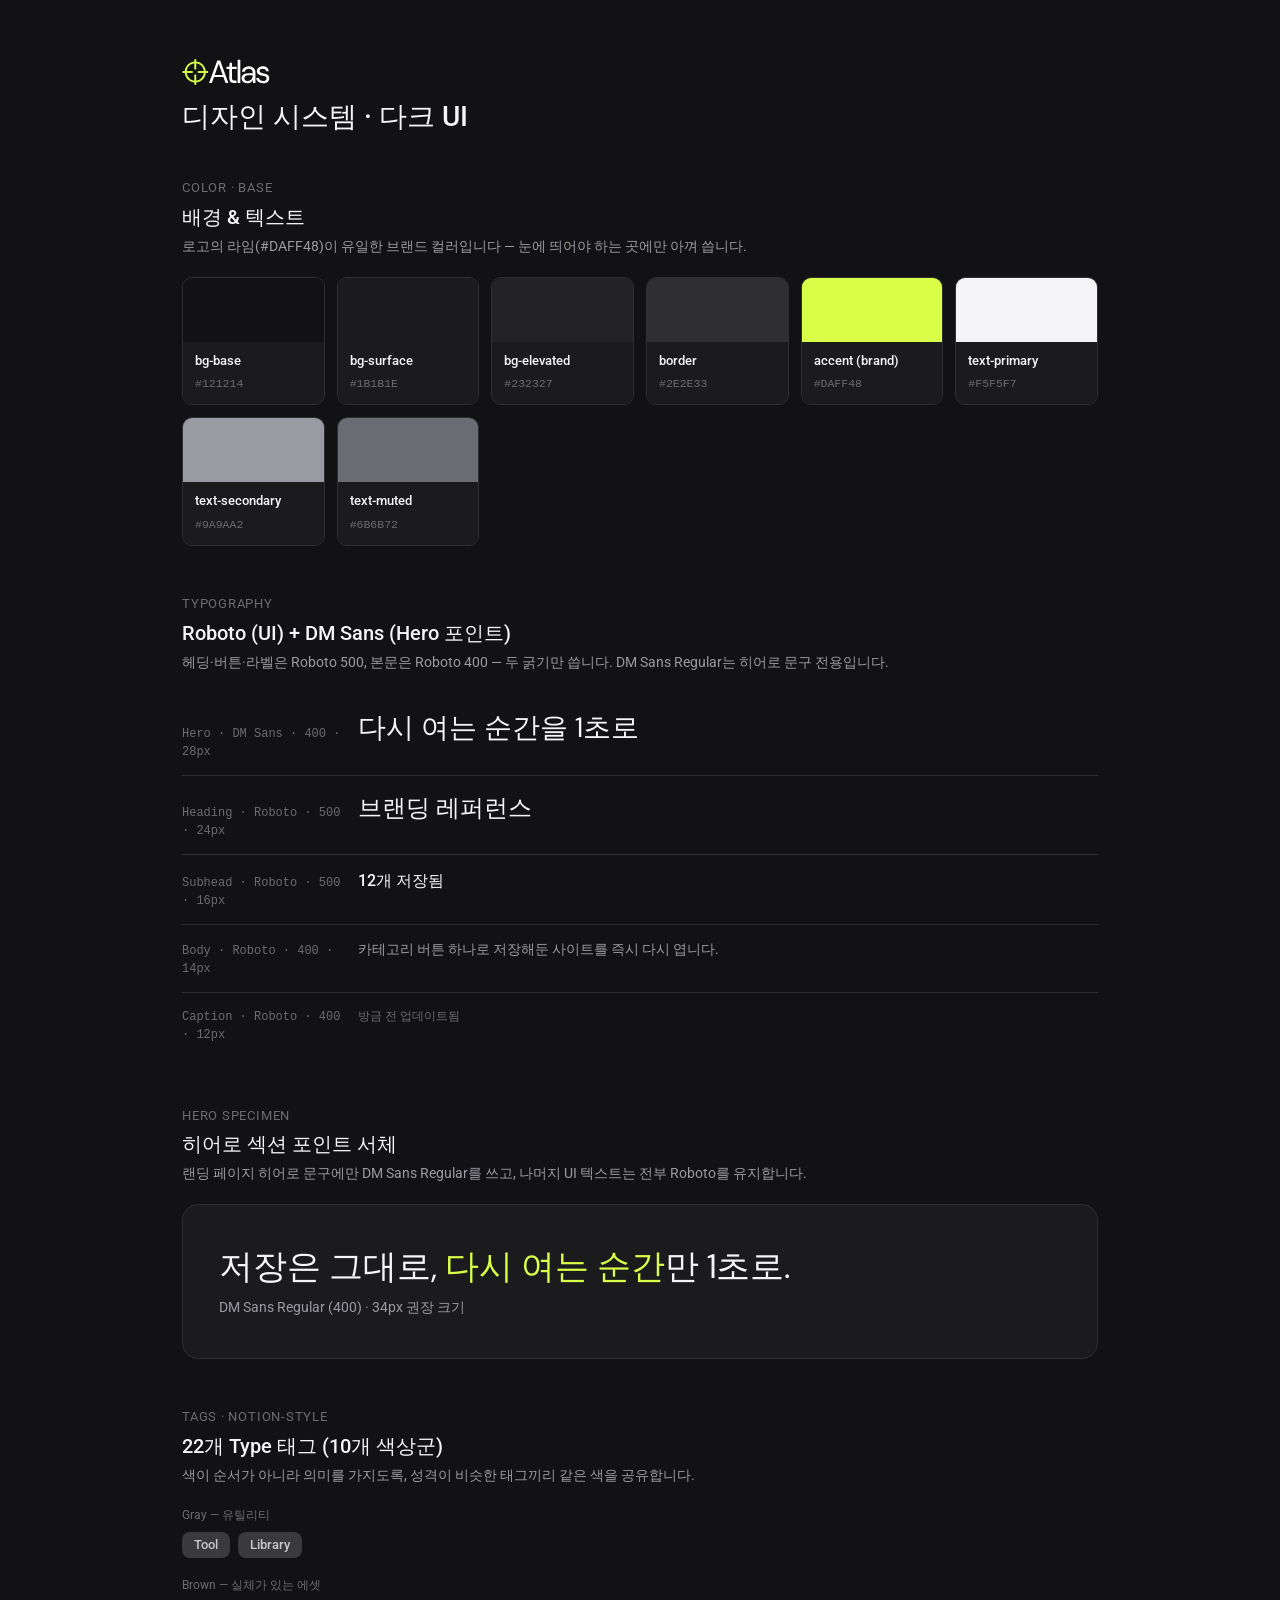
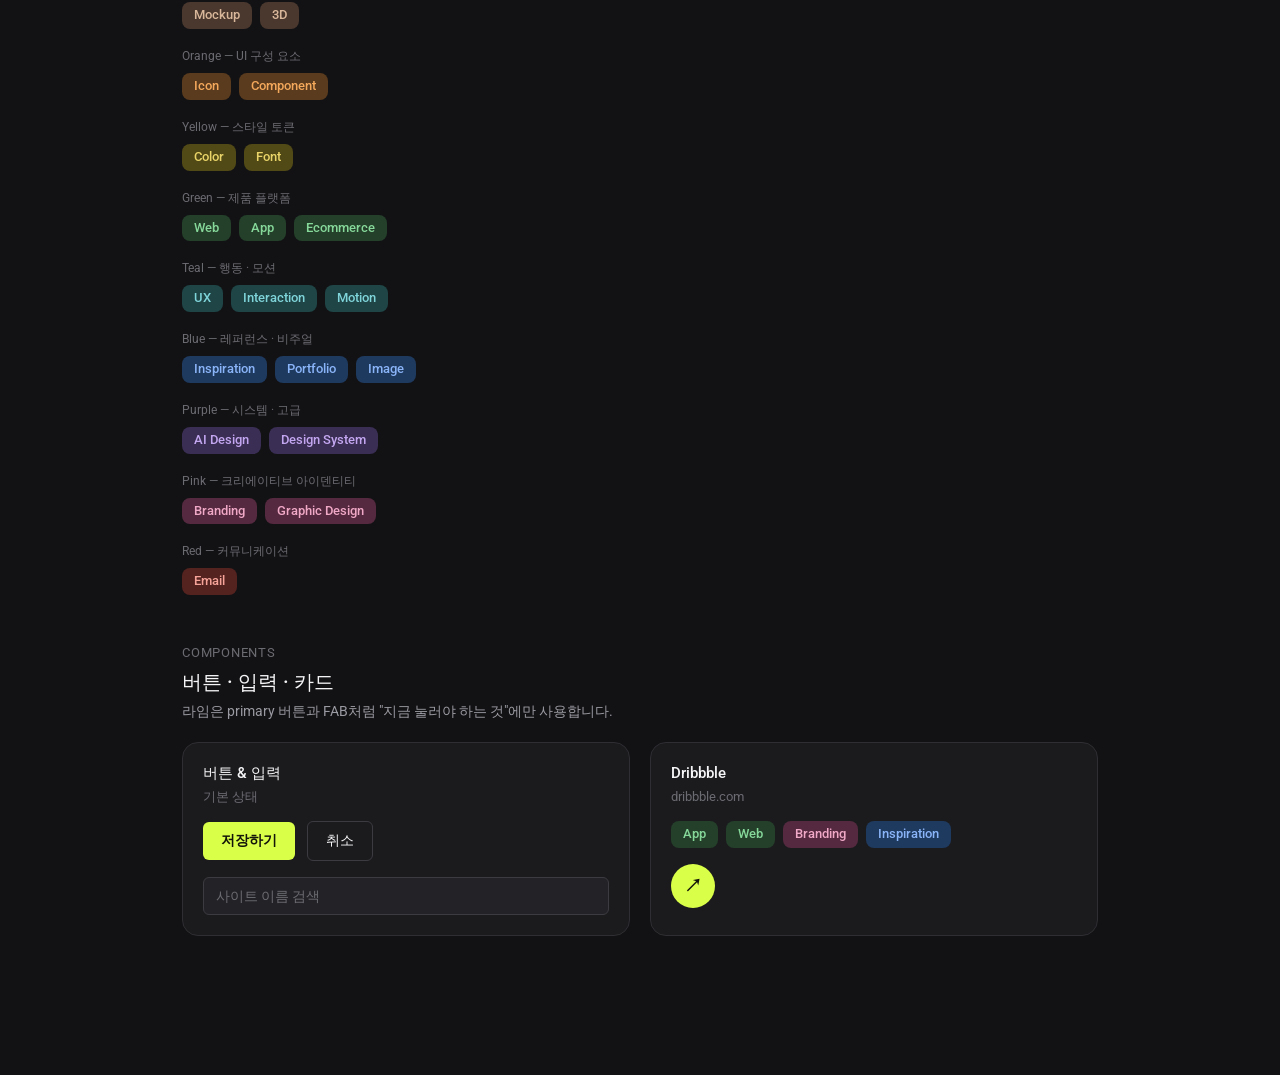
<file: atlas-design-system.html>
<!DOCTYPE html>
<html lang="ko">
<head>
<meta charset="UTF-8" />
<title>Atlas Design System</title>
<link rel="preconnect" href="https://fonts.googleapis.com">
<link rel="preconnect" href="https://fonts.gstatic.com" crossorigin>
<link href="https://fonts.googleapis.com/css2?family=Roboto:wght@400;500;700&family=DM+Sans:wght@400&display=swap" rel="stylesheet">
<style>
  :root {
    --bg-base: #121214;
    --bg-surface: #1B1B1E;
    --bg-elevated: #232327;
    --border: #2E2E33;
    --border-strong: #3B3B41;
    --text-primary: #F5F5F7;
    --text-secondary: #9A9AA2;
    --text-muted: #6B6B72;
    --accent: #DAFF48;
    --accent-text: #14150A;
    --font-ui: 'Roboto', sans-serif;
    --font-hero: 'DM Sans', sans-serif;
    --radius-sm: 6px;
    --radius-md: 10px;
    --radius-lg: 16px;
    --radius-tag: 8px;
  }
  * { box-sizing: border-box; }
  body {
    margin: 0;
    background: var(--bg-base);
    color: var(--text-primary);
    font-family: var(--font-ui);
    line-height: 1.5;
  }
  .wrap { max-width: 980px; margin: 0 auto; padding: 56px 32px 96px; }
  header.top { display: flex; align-items: center; gap: 16px; margin-bottom: 8px; }
  header.top svg { height: 32px; width: auto; }
  .kicker { color: var(--text-muted); font-size: 13px; letter-spacing: 0.06em; text-transform: uppercase; margin: 40px 0 4px; }
  h1 { font-size: 28px; font-weight: 500; margin: 0 0 40px; color: var(--text-primary); }
  h2 { font-size: 20px; font-weight: 500; margin: 0 0 4px; }
  p.desc { color: var(--text-secondary); font-size: 14px; margin: 0 0 20px; }
  section { margin-bottom: 48px; }

  .hero {
    background: var(--bg-surface); border: 1px solid var(--border);
    border-radius: var(--radius-lg); padding: 40px 36px; margin-bottom: 12px;
  }
  .hero .hero-line {
    font-family: var(--font-hero); font-weight: 400; font-size: 34px;
    color: var(--text-primary); margin: 0 0 8px; line-height: 1.3;
  }
  .hero .hero-line .accent { color: var(--accent); }
  .hero .hero-sub { font-family: var(--font-ui); font-size: 14px; color: var(--text-secondary); margin: 0; }

  .swatch-row { display: grid; grid-template-columns: repeat(auto-fit, minmax(140px, 1fr)); gap: 12px; }
  .swatch { border: 1px solid var(--border); border-radius: var(--radius-md); overflow: hidden; }
  .swatch-fill { height: 64px; }
  .swatch-meta { padding: 10px 12px; background: var(--bg-surface); }
  .swatch-meta .name { font-size: 12.5px; font-weight: 500; display: block; }
  .swatch-meta .hex { font-size: 11.5px; color: var(--text-muted); font-family: monospace; }

  .type-row { display: flex; align-items: baseline; gap: 16px; padding: 14px 0; border-bottom: 1px solid var(--border); }
  .type-row:last-child { border-bottom: none; }
  .type-sample { flex: 1; }
  .type-label { width: 160px; color: var(--text-muted); font-size: 12px; font-family: monospace; flex-shrink: 0; }

  .tag-group-title { font-size: 12px; color: var(--text-muted); margin: 18px 0 8px; }
  .tag-row { display: flex; flex-wrap: wrap; gap: 8px; margin-bottom: 4px; }
  .tag {
    display: inline-flex; align-items: center; padding: 4px 12px;
    border-radius: var(--radius-tag); font-size: 12.5px; font-weight: 500;
  }

  .comp-grid { display: grid; grid-template-columns: 1fr 1fr; gap: 20px; }
  @media (max-width: 640px) { .comp-grid { grid-template-columns: 1fr; } }

  .card {
    background: var(--bg-surface); border: 1px solid var(--border);
    border-radius: var(--radius-lg); padding: 20px;
  }
  .card .card-title { font-weight: 500; font-size: 14.5px; margin: 0 0 4px; }
  .card .card-sub { font-size: 12.5px; color: var(--text-muted); margin: 0 0 14px; word-break: break-all; }

  .btn-primary {
    background: var(--accent); color: var(--accent-text);
    border: none; border-radius: var(--radius-sm);
    font-family: var(--font-ui); font-weight: 700; font-size: 13.5px;
    padding: 10px 18px; cursor: pointer;
  }
  .btn-secondary {
    background: transparent; color: var(--text-primary);
    border: 1px solid var(--border-strong); border-radius: var(--radius-sm);
    font-family: var(--font-ui); font-weight: 500; font-size: 13.5px;
    padding: 10px 18px; cursor: pointer; margin-left: 8px;
  }

  .fab-demo {
    width: 44px; height: 44px; border-radius: 50%;
    background: var(--accent); color: var(--accent-text);
    display: flex; align-items: center; justify-content: center;
    font-size: 18px; font-weight: 700; border: none;
  }

  .input-demo {
    width: 100%; padding: 10px 12px; border-radius: var(--radius-sm);
    background: var(--bg-elevated); border: 1px solid var(--border-strong);
    color: var(--text-primary); font-family: var(--font-ui); font-size: 13.5px;
  }
  .input-demo::placeholder { color: var(--text-muted); }
</style>
</head>
<body>
<div class="wrap">

  <header class="top">
    <svg width="140" height="50" viewBox="0 0 277 100" fill="none" xmlns="http://www.w3.org/2000/svg">
      <path d="M43 42L37 42L37 10L43 10L43 42Z" fill="#DAFF48"/>
      <path d="M43 90L37 90L37 58L43 58L43 90Z" fill="#DAFF48"/>
      <path d="M-1.66893e-06 53L-1.40666e-06 47L32 47L32 53L-1.66893e-06 53Z" fill="#DAFF48"/>
      <path d="M48 53L48 47L80 47L80 53L48 53Z" fill="#DAFF48"/>
      <path d="M67 50C67 35.0883 54.9117 23 40 23C25.0883 23 13 35.0883 13 50C13 64.9117 25.0883 77 40 77V83C21.7746 83 7 68.2254 7 50C7 31.7746 21.7746 17 40 17C58.2254 17 73 31.7746 73 50C73 68.2254 58.2254 83 40 83V77C54.9117 77 67 64.9117 67 50Z" fill="#DAFF48"/>
      <path d="M83 84L108.8 14H117.7L143.4 84H134.5L113.2 24.5L91.8 84H83ZM94.8 66L97.2 59.2H128.9L131.3 66H94.8ZM161.007 84C158.007 84 155.407 83.5333 153.207 82.6C151.007 81.6667 149.307 80.1 148.107 77.9C146.974 75.6333 146.407 72.6 146.407 68.8V40.7H137.607V33.6H146.407L147.507 21.4H154.807V33.6H169.407V40.7H154.807V68.8C154.807 71.9333 155.44 74.0667 156.707 75.2C157.974 76.2667 160.207 76.8 163.407 76.8H168.807V84H161.007ZM172.367 84V12H180.767V84H172.367ZM203.033 85.2C198.966 85.2 195.566 84.5 192.833 83.1C190.099 81.6333 188.066 79.7333 186.733 77.4C185.399 75 184.733 72.4 184.733 69.6C184.733 66.2 185.599 63.3333 187.333 61C189.133 58.6 191.633 56.8 194.833 55.6C198.099 54.3333 201.933 53.7 206.333 53.7H219.633C219.633 50.5667 219.133 47.9667 218.133 45.9C217.199 43.7667 215.799 42.1667 213.933 41.1C212.133 40.0333 209.866 39.5 207.133 39.5C203.933 39.5 201.166 40.3 198.833 41.9C196.499 43.5 195.066 45.8667 194.533 49H185.933C186.333 45.4 187.533 42.4 189.533 40C191.599 37.5333 194.199 35.6667 197.333 34.4C200.466 33.0667 203.733 32.4 207.133 32.4C211.799 32.4 215.666 33.2667 218.733 35C221.866 36.6667 224.199 39.0333 225.733 42.1C227.266 45.1 228.033 48.6667 228.033 52.8V84H220.533L220.033 75.1C219.366 76.5 218.499 77.8333 217.433 79.1C216.433 80.3 215.233 81.3667 213.833 82.3C212.433 83.1667 210.833 83.8667 209.033 84.4C207.299 84.9333 205.299 85.2 203.033 85.2ZM204.333 78.1C206.666 78.1 208.766 77.6333 210.633 76.7C212.566 75.7 214.199 74.3667 215.533 72.7C216.866 70.9667 217.866 69.0667 218.533 67C219.266 64.9333 219.633 62.7667 219.633 60.5V60.2H207.033C203.766 60.2 201.133 60.6 199.133 61.4C197.133 62.1333 195.699 63.2 194.833 64.6C193.966 65.9333 193.533 67.4667 193.533 69.2C193.533 71 193.933 72.5667 194.733 73.9C195.599 75.2333 196.833 76.2667 198.433 77C200.099 77.7333 202.066 78.1 204.333 78.1ZM252.027 85.2C247.827 85.2 244.161 84.5 241.027 83.1C237.961 81.7 235.494 79.7667 233.627 77.3C231.827 74.7667 230.727 71.8 230.327 68.4H238.927C239.261 70.1333 239.961 71.7333 241.027 73.2C242.094 74.6667 243.527 75.8667 245.327 76.8C247.194 77.6667 249.461 78.1 252.127 78.1C254.461 78.1 256.394 77.7667 257.927 77.1C259.461 76.3667 260.594 75.4 261.327 74.2C262.127 73 262.527 71.7 262.527 70.3C262.527 68.2333 262.027 66.6667 261.027 65.6C260.094 64.5333 258.694 63.7 256.827 63.1C254.961 62.4333 252.694 61.8667 250.027 61.4C247.827 61 245.661 60.4667 243.527 59.8C241.394 59.1333 239.494 58.2667 237.827 57.2C236.161 56.0667 234.827 54.7 233.827 53.1C232.894 51.5 232.427 49.5333 232.427 47.2C232.427 44.3333 233.161 41.8 234.627 39.6C236.094 37.3333 238.194 35.5667 240.927 34.3C243.727 33.0333 246.961 32.4 250.627 32.4C256.027 32.4 260.394 33.7 263.727 36.3C267.061 38.9 269.027 42.6667 269.627 47.6H261.327C260.994 45.0667 259.894 43.1 258.027 41.7C256.227 40.2333 253.727 39.5 250.527 39.5C247.394 39.5 244.994 40.1333 243.327 41.4C241.727 42.6667 240.927 44.3333 240.927 46.4C240.927 47.7333 241.361 48.9333 242.227 50C243.161 51 244.494 51.8667 246.227 52.6C248.027 53.3333 250.227 53.9333 252.827 54.4C256.161 55 259.194 55.8 261.927 56.8C264.661 57.8 266.861 59.3 268.527 61.3C270.261 63.2333 271.127 66 271.127 69.6C271.127 72.7333 270.327 75.4667 268.727 77.8C267.194 80.1333 264.994 81.9667 262.127 83.3C259.261 84.5667 255.894 85.2 252.027 85.2Z" fill="white"/>
    </svg>
  </header>
  <h1>디자인 시스템 · 다크 UI</h1>

  <section>
    <div class="kicker">Color · Base</div>
    <h2>배경 &amp; 텍스트</h2>
    <p class="desc">로고의 라임(#DAFF48)이 유일한 브랜드 컬러입니다 — 눈에 띄어야 하는 곳에만 아껴 씁니다.</p>
    <div class="swatch-row">
      <div class="swatch"><div class="swatch-fill" style="background:#121214"></div><div class="swatch-meta"><span class="name">bg-base</span><span class="hex">#121214</span></div></div>
      <div class="swatch"><div class="swatch-fill" style="background:#1B1B1E"></div><div class="swatch-meta"><span class="name">bg-surface</span><span class="hex">#1B1B1E</span></div></div>
      <div class="swatch"><div class="swatch-fill" style="background:#232327"></div><div class="swatch-meta"><span class="name">bg-elevated</span><span class="hex">#232327</span></div></div>
      <div class="swatch"><div class="swatch-fill" style="background:#2E2E33"></div><div class="swatch-meta"><span class="name">border</span><span class="hex">#2E2E33</span></div></div>
      <div class="swatch"><div class="swatch-fill" style="background:#DAFF48"></div><div class="swatch-meta"><span class="name">accent (brand)</span><span class="hex">#DAFF48</span></div></div>
      <div class="swatch"><div class="swatch-fill" style="background:#F5F5F7"></div><div class="swatch-meta"><span class="name">text-primary</span><span class="hex">#F5F5F7</span></div></div>
      <div class="swatch"><div class="swatch-fill" style="background:#9A9AA2"></div><div class="swatch-meta"><span class="name">text-secondary</span><span class="hex">#9A9AA2</span></div></div>
      <div class="swatch"><div class="swatch-fill" style="background:#6B6B72"></div><div class="swatch-meta"><span class="name">text-muted</span><span class="hex">#6B6B72</span></div></div>
    </div>
  </section>

  <section>
    <div class="kicker">Typography</div>
    <h2>Roboto (UI) + DM Sans (Hero 포인트)</h2>
    <p class="desc">헤딩·버튼·라벨은 Roboto 500, 본문은 Roboto 400 — 두 굵기만 씁니다. DM Sans Regular는 히어로 문구 전용입니다.</p>
    <div class="type-row"><span class="type-label">Hero · DM Sans · 400 · 28px</span><span class="type-sample" style="font-family: var(--font-hero); font-weight:400; font-size:28px;">다시 여는 순간을 1초로</span></div>
    <div class="type-row"><span class="type-label">Heading · Roboto · 500 · 24px</span><span class="type-sample" style="font-weight:500; font-size:24px;">브랜딩 레퍼런스</span></div>
    <div class="type-row"><span class="type-label">Subhead · Roboto · 500 · 16px</span><span class="type-sample" style="font-weight:500; font-size:16px;">12개 저장됨</span></div>
    <div class="type-row"><span class="type-label">Body · Roboto · 400 · 14px</span><span class="type-sample" style="font-weight:400; font-size:14px; color:var(--text-secondary);">카테고리 버튼 하나로 저장해둔 사이트를 즉시 다시 엽니다.</span></div>
    <div class="type-row"><span class="type-label">Caption · Roboto · 400 · 12px</span><span class="type-sample" style="font-weight:400; font-size:12px; color:var(--text-muted);">방금 전 업데이트됨</span></div>
  </section>

  <section>
    <div class="kicker">Hero specimen</div>
    <h2>히어로 섹션 포인트 서체</h2>
    <p class="desc">랜딩 페이지 히어로 문구에만 DM Sans Regular를 쓰고, 나머지 UI 텍스트는 전부 Roboto를 유지합니다.</p>
    <div class="hero">
      <p class="hero-line">저장은 그대로, <span class="accent">다시 여는 순간</span>만 1초로.</p>
      <p class="hero-sub">DM Sans Regular (400) · 34px 권장 크기</p>
    </div>
  </section>

  <section>
    <div class="kicker">Tags · Notion-style</div>
    <h2>22개 Type 태그 (10개 색상군)</h2>
    <p class="desc">색이 순서가 아니라 의미를 가지도록, 성격이 비슷한 태그끼리 같은 색을 공유합니다.</p>

    <div class="tag-group-title">Gray — 유틸리티</div>
    <div class="tag-row">
      <span class="tag" style="background:#3A3A3D; color:#C7C7CC;">Tool</span>
      <span class="tag" style="background:#3A3A3D; color:#C7C7CC;">Library</span>
    </div>

    <div class="tag-group-title">Brown — 실체가 있는 에셋</div>
    <div class="tag-row">
      <span class="tag" style="background:#4A382E; color:#D8B79A;">Mockup</span>
      <span class="tag" style="background:#4A382E; color:#D8B79A;">3D</span>
    </div>

    <div class="tag-group-title">Orange — UI 구성 요소</div>
    <div class="tag-row">
      <span class="tag" style="background:#5A3B1E; color:#F3A85B;">Icon</span>
      <span class="tag" style="background:#5A3B1E; color:#F3A85B;">Component</span>
    </div>

    <div class="tag-group-title">Yellow — 스타일 토큰</div>
    <div class="tag-row">
      <span class="tag" style="background:#524A16; color:#E8D468;">Color</span>
      <span class="tag" style="background:#524A16; color:#E8D468;">Font</span>
    </div>

    <div class="tag-group-title">Green — 제품 플랫폼</div>
    <div class="tag-row">
      <span class="tag" style="background:#24402A; color:#86D89A;">Web</span>
      <span class="tag" style="background:#24402A; color:#86D89A;">App</span>
      <span class="tag" style="background:#24402A; color:#86D89A;">Ecommerce</span>
    </div>

    <div class="tag-group-title">Teal — 행동 · 모션</div>
    <div class="tag-row">
      <span class="tag" style="background:#1F4547; color:#7FD4D9;">UX</span>
      <span class="tag" style="background:#1F4547; color:#7FD4D9;">Interaction</span>
      <span class="tag" style="background:#1F4547; color:#7FD4D9;">Motion</span>
    </div>

    <div class="tag-group-title">Blue — 레퍼런스 · 비주얼</div>
    <div class="tag-row">
      <span class="tag" style="background:#1F3A5F; color:#8AB4F8;">Inspiration</span>
      <span class="tag" style="background:#1F3A5F; color:#8AB4F8;">Portfolio</span>
      <span class="tag" style="background:#1F3A5F; color:#8AB4F8;">Image</span>
    </div>

    <div class="tag-group-title">Purple — 시스템 · 고급</div>
    <div class="tag-row">
      <span class="tag" style="background:#3A2E54; color:#C3A6F0;">AI Design</span>
      <span class="tag" style="background:#3A2E54; color:#C3A6F0;">Design System</span>
    </div>

    <div class="tag-group-title">Pink — 크리에이티브 아이덴티티</div>
    <div class="tag-row">
      <span class="tag" style="background:#55293F; color:#F0A8C7;">Branding</span>
      <span class="tag" style="background:#55293F; color:#F0A8C7;">Graphic Design</span>
    </div>

    <div class="tag-group-title">Red — 커뮤니케이션</div>
    <div class="tag-row">
      <span class="tag" style="background:#55231F; color:#F5A399;">Email</span>
    </div>
  </section>

  <section>
    <div class="kicker">Components</div>
    <h2>버튼 · 입력 · 카드</h2>
    <p class="desc">라임은 primary 버튼과 FAB처럼 "지금 눌러야 하는 것"에만 사용합니다.</p>
    <div class="comp-grid">
      <div class="card">
        <div class="card-title">버튼 &amp; 입력</div>
        <div class="card-sub">기본 상태</div>
        <div style="margin-bottom:16px;">
          <button class="btn-primary">저장하기</button>
          <button class="btn-secondary">취소</button>
        </div>
        <input class="input-demo" placeholder="사이트 이름 검색" />
      </div>
      <div class="card">
        <div class="card-title">Dribbble</div>
        <div class="card-sub">dribbble.com</div>
        <div class="tag-row" style="margin-bottom:16px;">
          <span class="tag" style="background:#24402A; color:#86D89A;">App</span>
          <span class="tag" style="background:#24402A; color:#86D89A;">Web</span>
          <span class="tag" style="background:#55293F; color:#F0A8C7;">Branding</span>
          <span class="tag" style="background:#1F3A5F; color:#8AB4F8;">Inspiration</span>
        </div>
        <button class="fab-demo" aria-label="열기">↗</button>
      </div>
    </div>
  </section>

</div>
</body>
</html>
</file>
